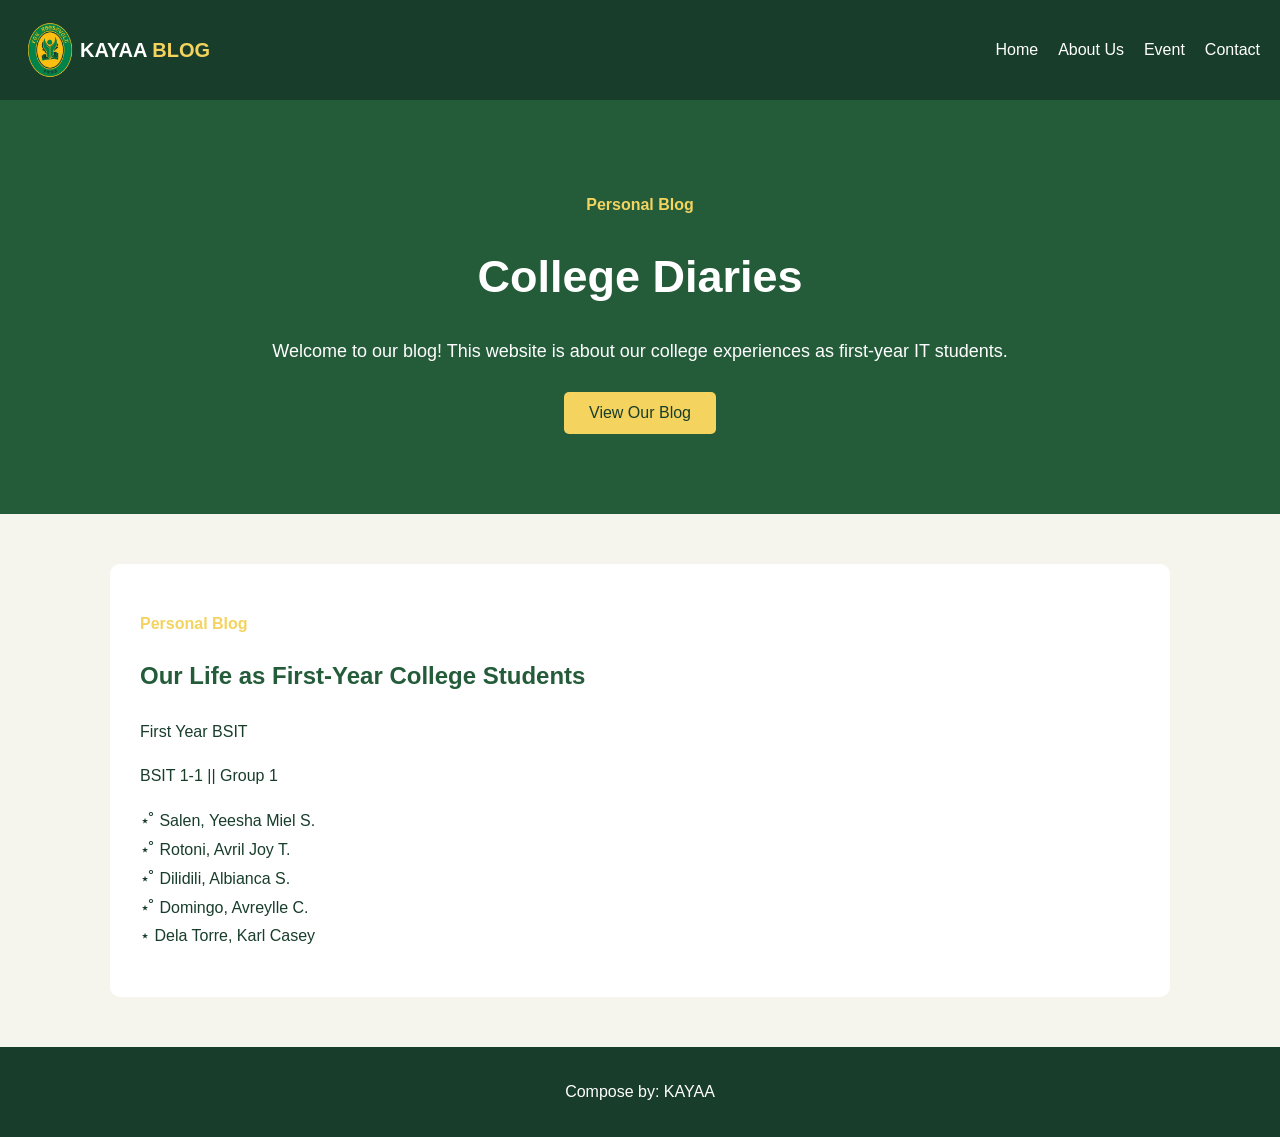
<file: index.html>
<!DOCTYPE html>
<html lang="en">

<head>
    <meta charset="UTF-8">
    <meta name="viewport" content="width=device-width, initial-scale=1.0">

    <meta name="description" content="Welcome to our Blog - This website is about our college experience as first-year IT students.">

    <title>KAYAA BLOG</title>

    <link rel="stylesheet" href="blog.css">
</head>

<body>

    
    <header class="site-header">
        <div class="header-inner">

            <a href="index.html" class="brand">
                <img src="logoo.png" alt="FEU Roosevelt Logo">

                <div class="logo-text">
                    KAYAA <span>BLOG</span>
                </div>
            </a>

            <nav>
                <ul class="nav-list">
                    <li><a href="index.html">Home</a></li>
                    <li><a href="abt.html">About Us</a></li>
                    <li><a href="event.html">Event</a></li>
                    <li><a href="contact.html">Contact</a></li>
                    
                </ul>
            </nav>

        </div>
    </header>

   
    <main id="main">

       
        <section id="home" class="hero">

            <div class="container hero-content">

                <p class="hello">Personal Blog</p>

                <h1>College Diaries</h1>

                <p class="hero-subtitle">
                    Welcome to our blog! This website is about our college experiences as first-year IT students.
                </p>

                <div class="hero-actions">
                    <a href="abt.html" class="btn-primary">
                        View Our Blog
                    </a>
                </div>

            </div>

            <a href="#about" class="scroll-hint" aria-label="Scroll down to About section">
                
            </a>

        </section>

        
        <section id="about" class="section">

            <div class="container about-grid">

                <div class="about-text">

                    <p class="hello">Personal Blog</p>

                    <h2>Our Life as First-Year College Students</h2>

                    <p>First Year BSIT</p>

                    <p>BSIT 1-1 || Group 1</p>

                    <p>
                        ⋆ ̊ Salen, Yeesha Miel S.<br>
                        ⋆  ̊ Rotoni, Avril Joy T.<br>
                        ⋆  ̊ Dilidili, Albianca S. <br>
                        ⋆ ̊ Domingo, Avreylle C. <br>
                        ⋆  Dela Torre, Karl Casey
                    </p>

                </div>

            </div>

        </section>

    </main>

     <footer class="site-footer">
        <div class="container">
            <p>Compose by: KAYAA <KAYAA></p>
        </div>

</body>
</html>
</file>
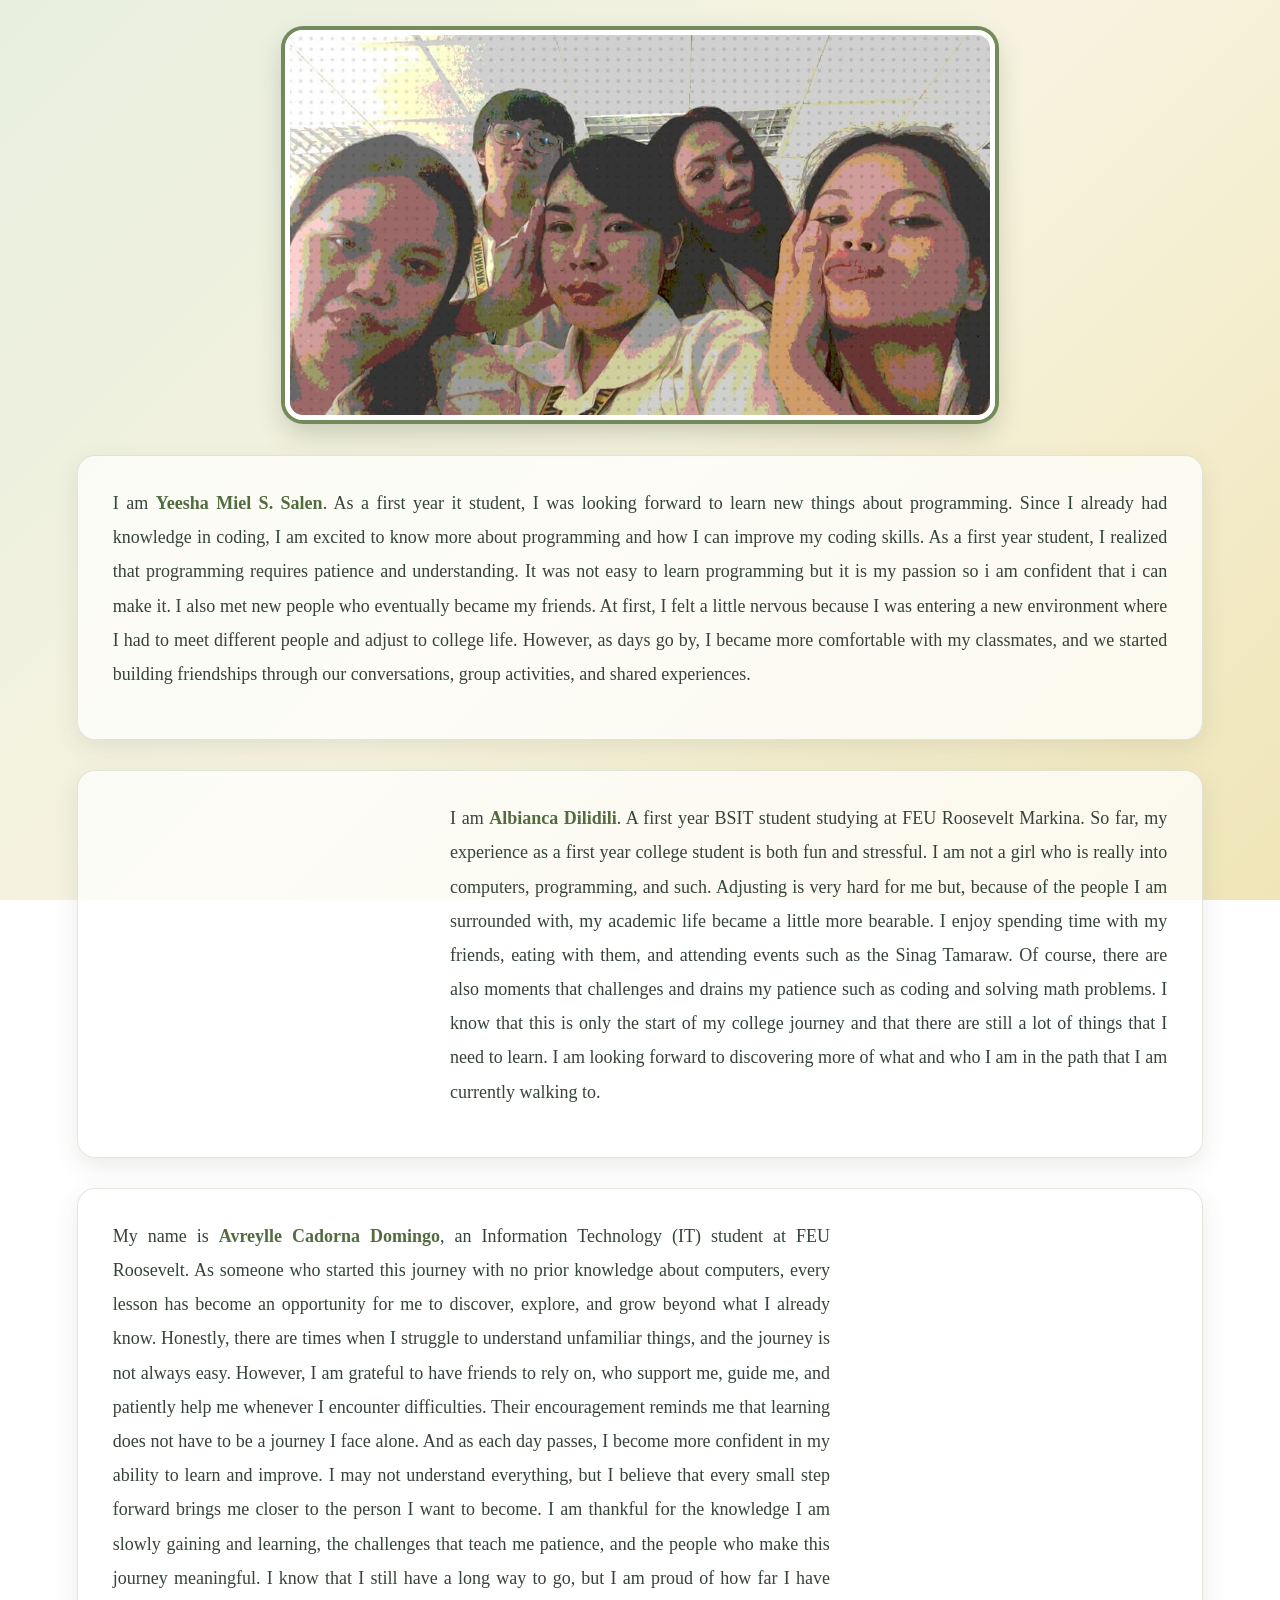
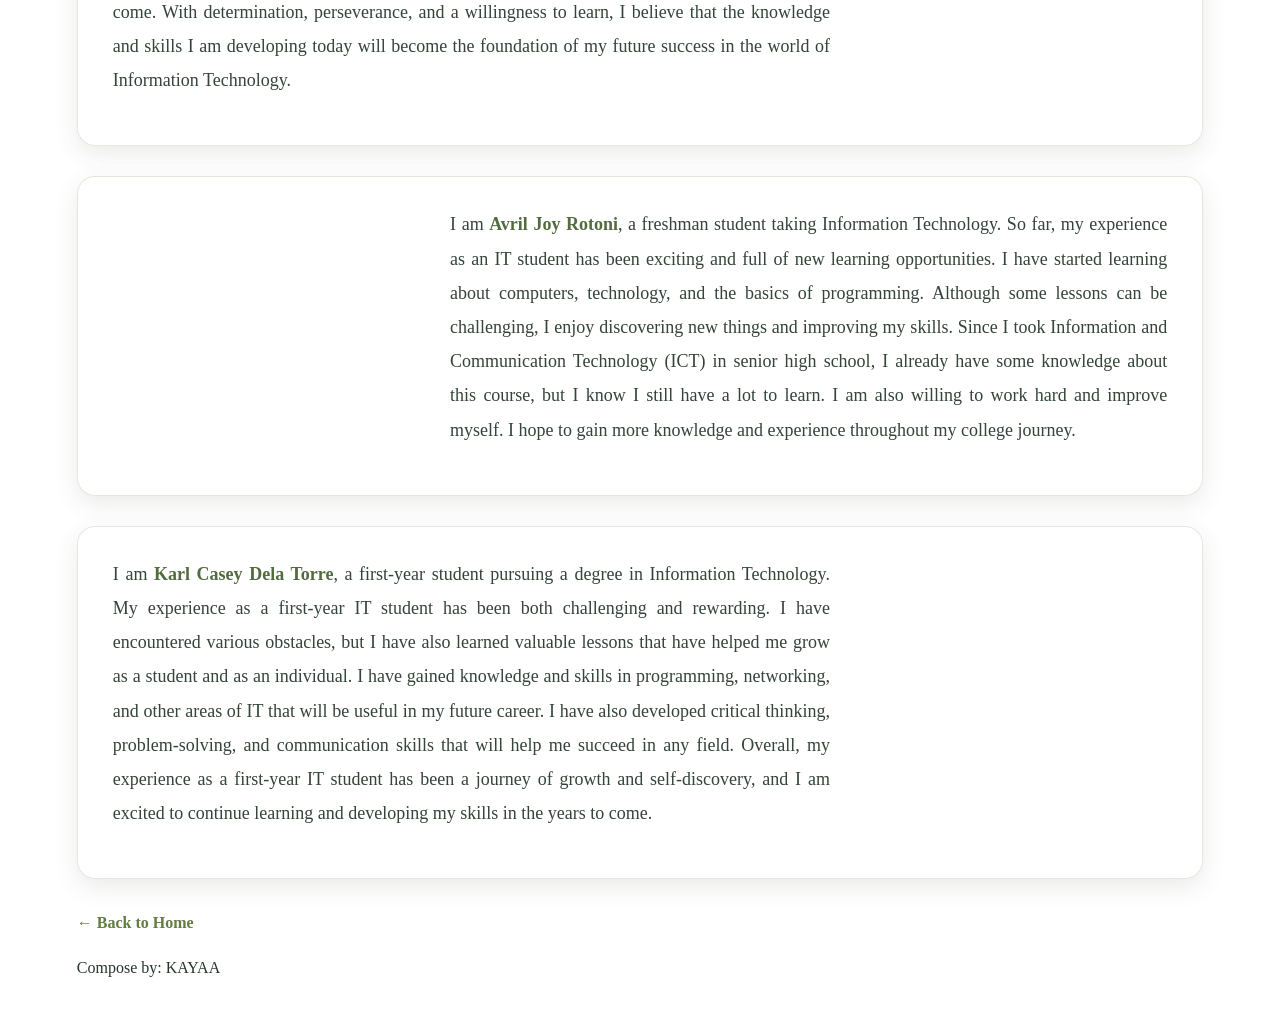
<file: abt.html>
<!DOCTYPE html>
<html lang="en">
<head>
    <meta charset="UTF-8">
    <meta name="viewport" content="width=device-width, initial-scale=1.0">
    <link rel="stylesheet" href="abt.css">
    <title>About us</title>
</head>

<body>
    <img class="group-photo" src="download (4).jpg" alt="Our group">

    <section class="yee">
      <div>
        <p class="yeesha">
          I am <span style="font-weight: bold;">Yeesha Miel S. Salen</span>. As a first year it student, I was looking forward to learn new things about programming. Since I already had knowledge in coding, I am excited to know more about programming and how I can improve my coding skills. As a first year student, I realized that programming requires patience and understanding. It was not easy to learn programming but it is my passion so i am confident that i can make it. I also met new people who eventually became my friends. At first, I felt a little nervous because I was entering a new environment where I had to meet different people and adjust to college life. However, as days go by, I became more comfortable with my classmates, and we started building friendships through our conversations, group activities, and shared experiences. <br>
        </p>
      </div>
    </section>

    <section class="biancs">
      <div class="albianca">
        <p>
          I am <span style="font-weight: bold;">Albianca Dilidili</span>. A first year BSIT student studying at FEU Roosevelt Markina. So far, my experience as a first year college student is both fun and stressful. I am not a girl who is really into computers, programming, and such. Adjusting is very hard for me but, because of the people I am surrounded with, my academic life became a little more bearable. I enjoy spending time with my friends, eating with them, and attending events such as the Sinag Tamaraw. Of course, there are also moments that challenges and drains my patience such as coding and solving math problems. I know that this is only the start of my college journey and that there are still a lot of things that I need to learn. I am looking forward to discovering more of what and who I am in the path that I am currently walking to. <br>
        </p>
      </div>
    </section>

    <section class="vyril">
      <div class="avreylle">
        <p>
          My name is <span style="font-weight: bold;">Avreylle Cadorna Domingo</span>, an Information Technology (IT) student at FEU Roosevelt. As someone who started this journey with no prior knowledge about computers, every lesson has become an opportunity for me to discover, explore, and grow beyond what I already know. Honestly, there are times when I struggle to understand unfamiliar things, and the journey is not always easy. However, I am grateful to have friends to rely on, who support me, guide me, and patiently help me whenever I encounter difficulties. Their encouragement reminds me that learning does not have to be a journey I face alone. And as each day passes, I become more confident in my ability to learn and improve. I may not understand everything, but I believe that every small step forward brings me closer to the person I want to become. I am thankful for the knowledge I am slowly gaining and learning, the challenges that teach me patience, and the people who make this journey meaningful. I know that I still have a long way to go, but I am proud of how far I have come. With determination, perseverance, and a willingness to learn, I believe that the knowledge and skills I am developing today will become the foundation of my future success in the world of Information Technology. <br>
        </p>
      </div>
    </section>

    <section class="vy">
      <div class="avy">
        <p>
          I am <span style="font-weight: bold;">Avril Joy Rotoni</span>, a freshman student taking Information Technology. So far, my experience as an IT student has been exciting and full of new learning opportunities. I have started learning about computers, technology, and the basics of programming. Although some lessons can be challenging, I enjoy discovering new things and improving my skills. Since I took Information and Communication Technology (ICT) in senior high school, I already have some knowledge about this course, but I know I still have a lot to learn. I am also willing to work hard and improve myself. I hope to gain more knowledge and experience throughout my college journey. <br>
        </p>
      </div>
    </section>

    <section class="kc">
      <div class="karl">
        <p>
          I am <span style="font-weight: bold;">Karl Casey Dela Torre</span>, a first-year student pursuing a degree in Information Technology. My experience as a first-year IT student has been both challenging and rewarding. I have encountered various obstacles, but I have also learned valuable lessons that have helped me grow as a student and as an individual. I have gained knowledge and skills in programming, networking, and other areas of IT that will be useful in my future career. I have also developed critical thinking, problem-solving, and communication skills that will help me succeed in any field. Overall, my experience as a first-year IT student has been a journey of growth and self-discovery, and I am excited to continue learning and developing my skills in the years to come. <br>
        </p>
      </div>
    </section>
    <p class="back-link"><a href="blog.html">&larr; Back to Home</a></p>
    <p>Compose by: KAYAA</p>

</body>
</html>
</file>
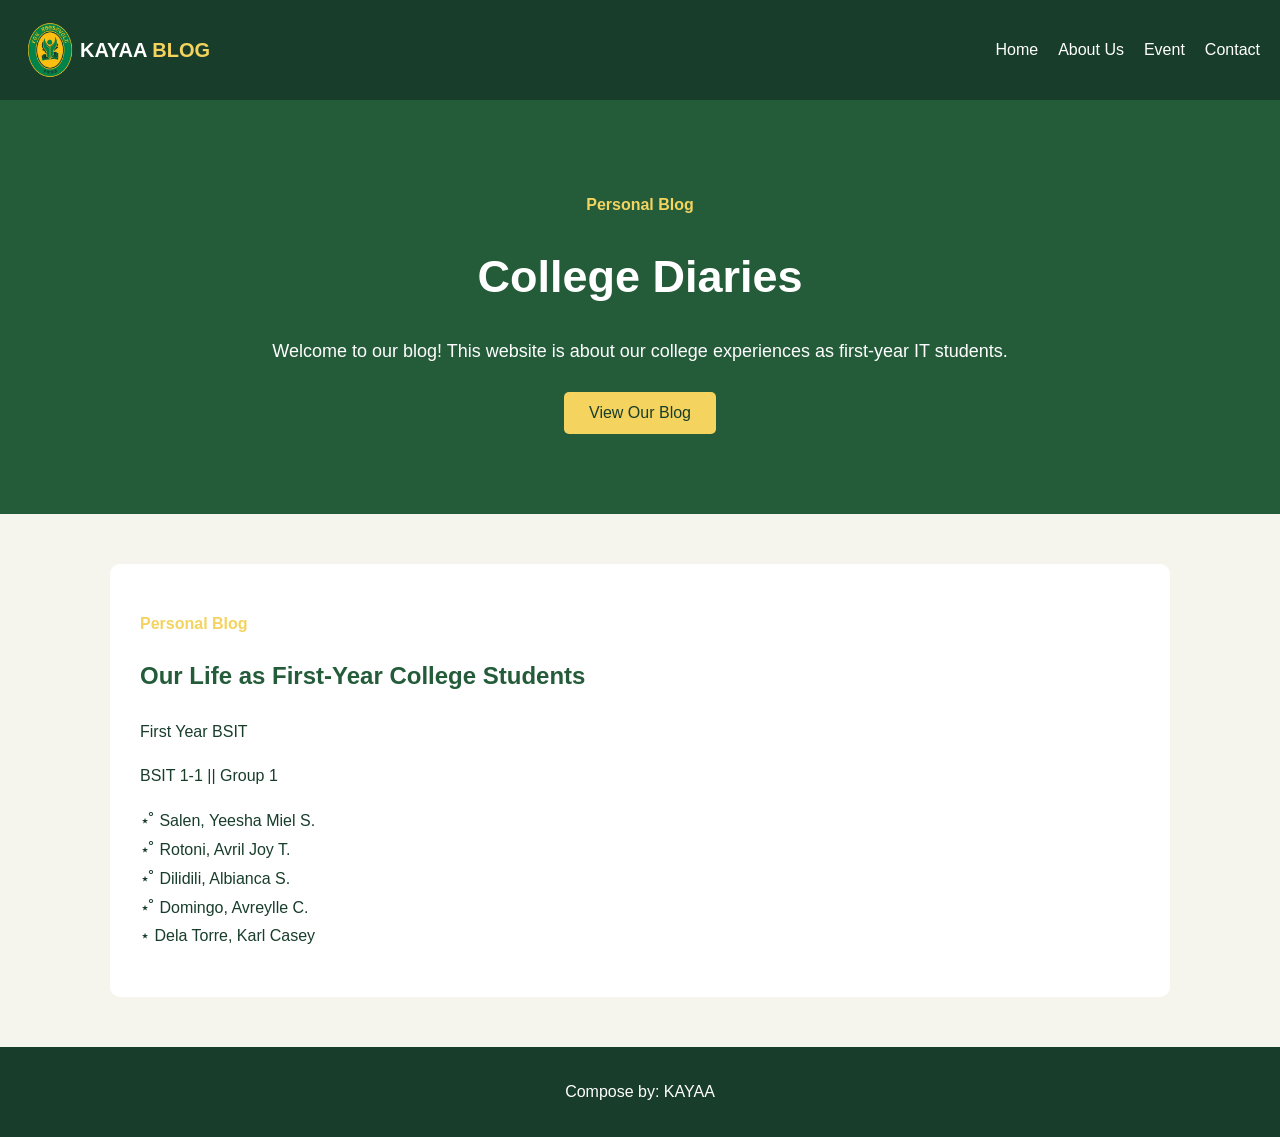
<file: blog.html>
<!DOCTYPE html>
<html lang="en">

<head>
    <meta charset="UTF-8">
    <meta name="viewport" content="width=device-width, initial-scale=1.0">

    <meta name="description" content="Welcome to our Blog - This website is about our college experience as first-year IT students.">

    <title>KAYAA BLOG</title>

    <link rel="stylesheet" href="blog.css">
</head>

<body>

    
    <header class="site-header">
        <div class="header-inner">

            <a href="Blog.html" class="brand">
                <img src="logoo.png" alt="FEU Roosevelt Logo">

                <div class="logo-text">
                    KAYAA <span>BLOG</span>
                </div>
            </a>

            <nav>
                <ul class="nav-list">
                    <li><a href="Blog.html">Home</a></li>
                    <li><a href="abt.html">About Us</a></li>
                    <li><a href="event.html">Event</a></li>
                    <li><a href="contact.html">Contact</a></li>
                    
                </ul>
            </nav>

        </div>
    </header>

   
    <main id="main">

       
        <section id="home" class="hero">

            <div class="container hero-content">

                <p class="hello">Personal Blog</p>

                <h1>College Diaries</h1>

                <p class="hero-subtitle">
                    Welcome to our blog! This website is about our college experiences as first-year IT students.
                </p>

                <div class="hero-actions">
                    <a href="abt.html" class="btn-primary">
                        View Our Blog
                    </a>
                </div>

            </div>

            <a href="#about" class="scroll-hint" aria-label="Scroll down to About section">
                
            </a>

        </section>

        
        <section id="about" class="section">

            <div class="container about-grid">

                <div class="about-text">

                    <p class="hello">Personal Blog</p>

                    <h2>Our Life as First-Year College Students</h2>

                    <p>First Year BSIT</p>

                    <p>BSIT 1-1 || Group 1</p>

                    <p>
                        ⋆ ̊ Salen, Yeesha Miel S.<br>
                        ⋆  ̊ Rotoni, Avril Joy T.<br>
                        ⋆  ̊ Dilidili, Albianca S. <br>
                        ⋆ ̊ Domingo, Avreylle C. <br>
                        ⋆  Dela Torre, Karl Casey
                    </p>

                </div>

            </div>

        </section>

    </main>

     <footer class="site-footer">
        <div class="container">
            <p>Compose by: KAYAA <KAYAA></p>
        </div>

</body>
</html>
</file>
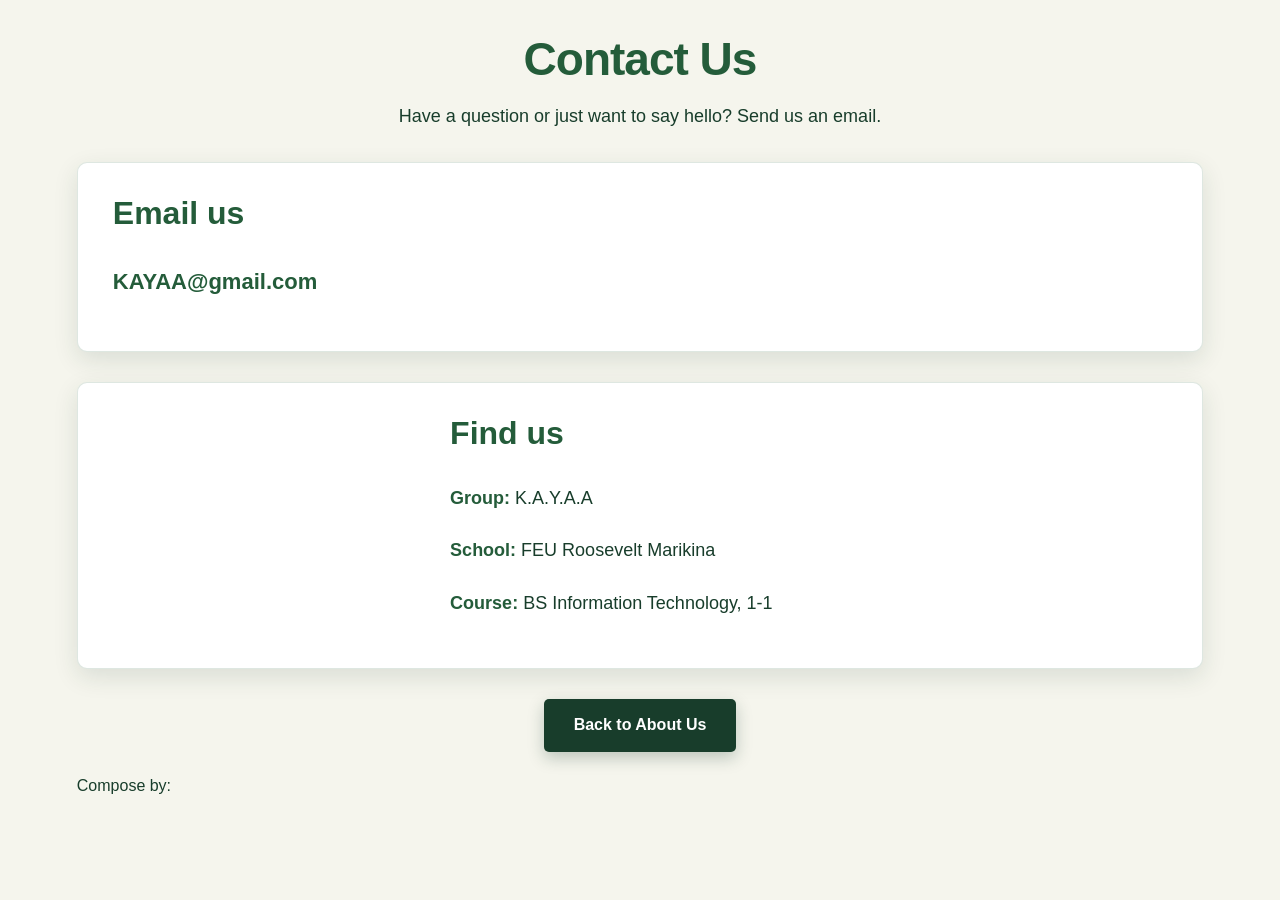
<file: contact.html>
<!DOCTYPE html>
<html lang="en">
<head>
    <meta charset="UTF-8">
    <meta name="viewport" content="width=device-width, initial-scale=1.0">
    <title>Contact Us</title>
    <link rel="stylesheet" href="contact.css">
</head>

<body>

    <h1 class="page-heading">Contact Us</h1>
    <p class="page-intro">Have a question or just want to say hello? Send us an email.</p>

    <section class="yee">
        <div class="yeesha">
            <h2>Email us</h2>
            <p class="email-line"><a href="mailto:KAYAA@gmail.com">KAYAA@gmail.com</a></p>
        </div>
    </section>

    <section class="biancs">
        <div class="albianca">
            <h2>Find us</h2>
            <p><span>Group:</span> K.A.Y.A.A</p>
            <p><span>School:</span> FEU Roosevelt Marikina</p>
            <p><span>Course:</span> BS Information Technology, 1-1</p>
        </div>
    </section>

    <p class="back-link"><a href="abt.html">Back to About Us</a></p>

     <footer class="site-footer">
        <div class="container">
            <p>Compose by: <KAYAA></p>
        </div>
    </footer>
</body>
</html>
</file>
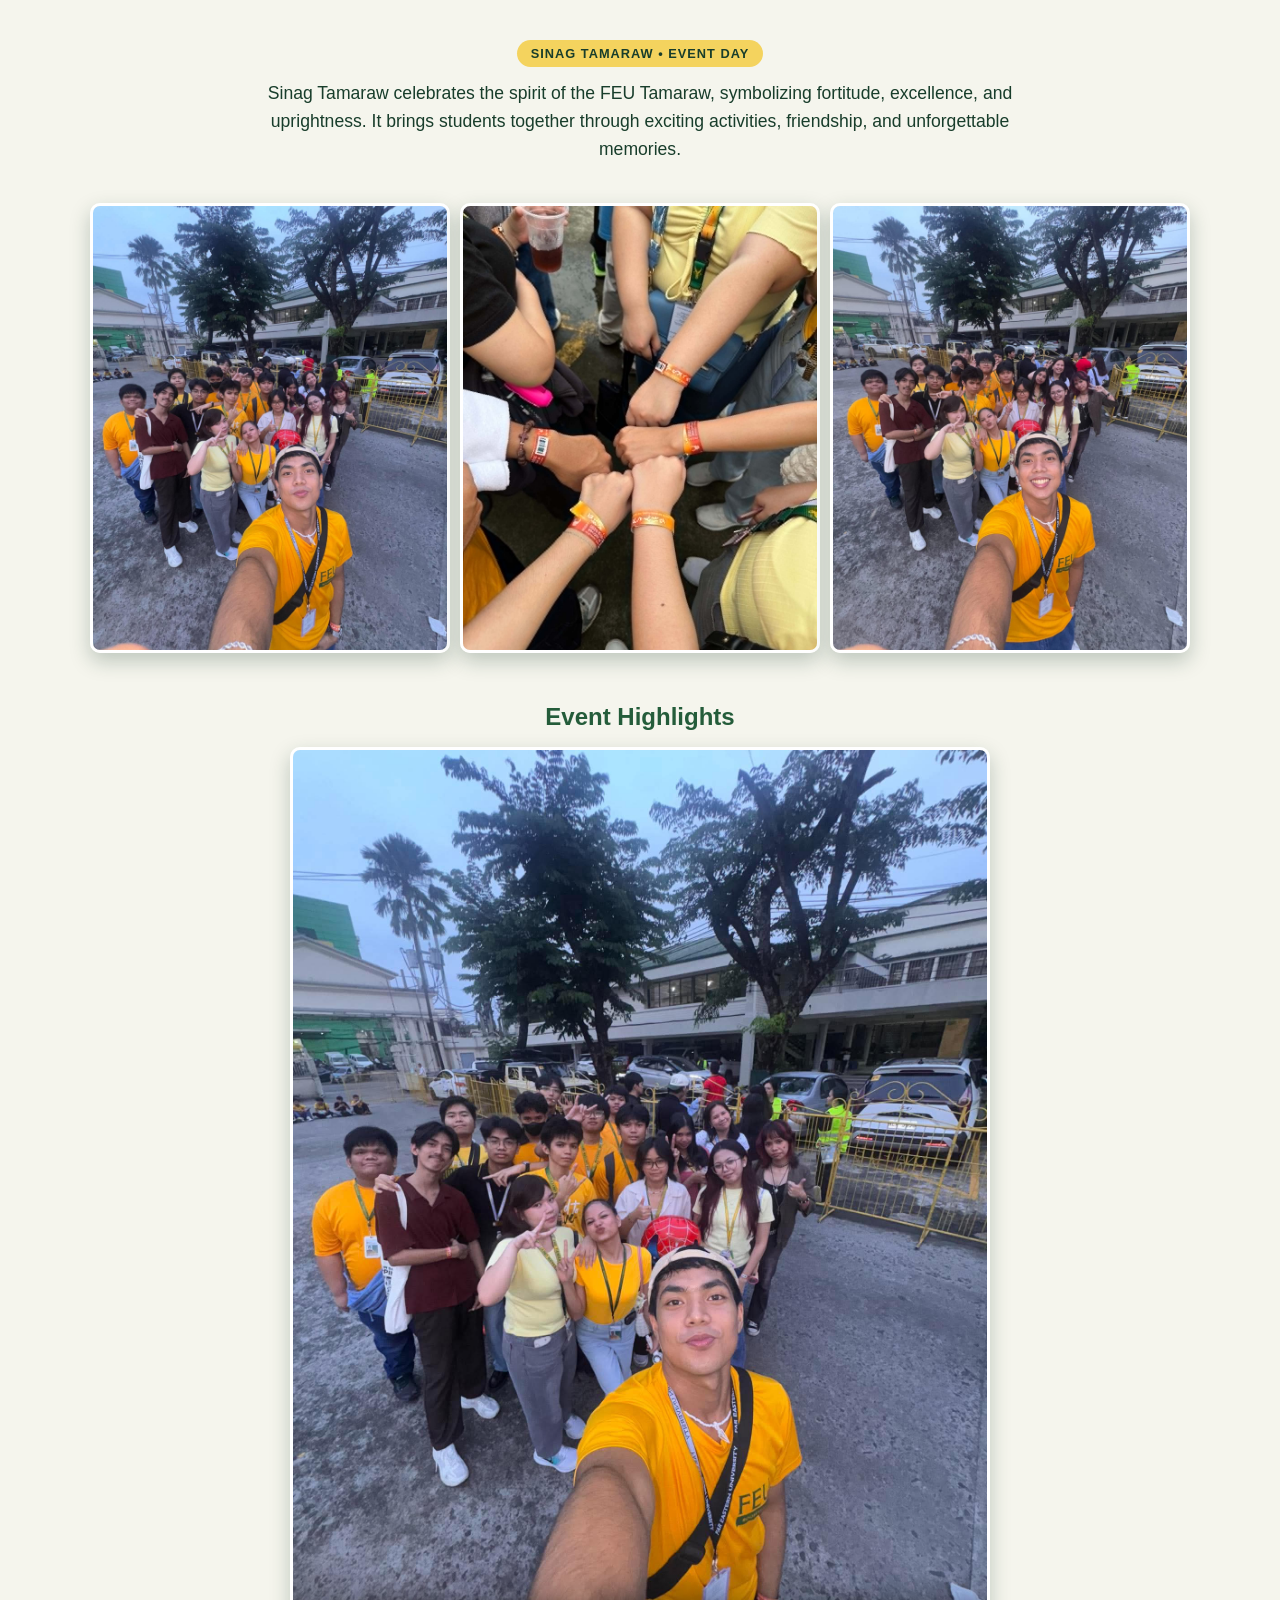
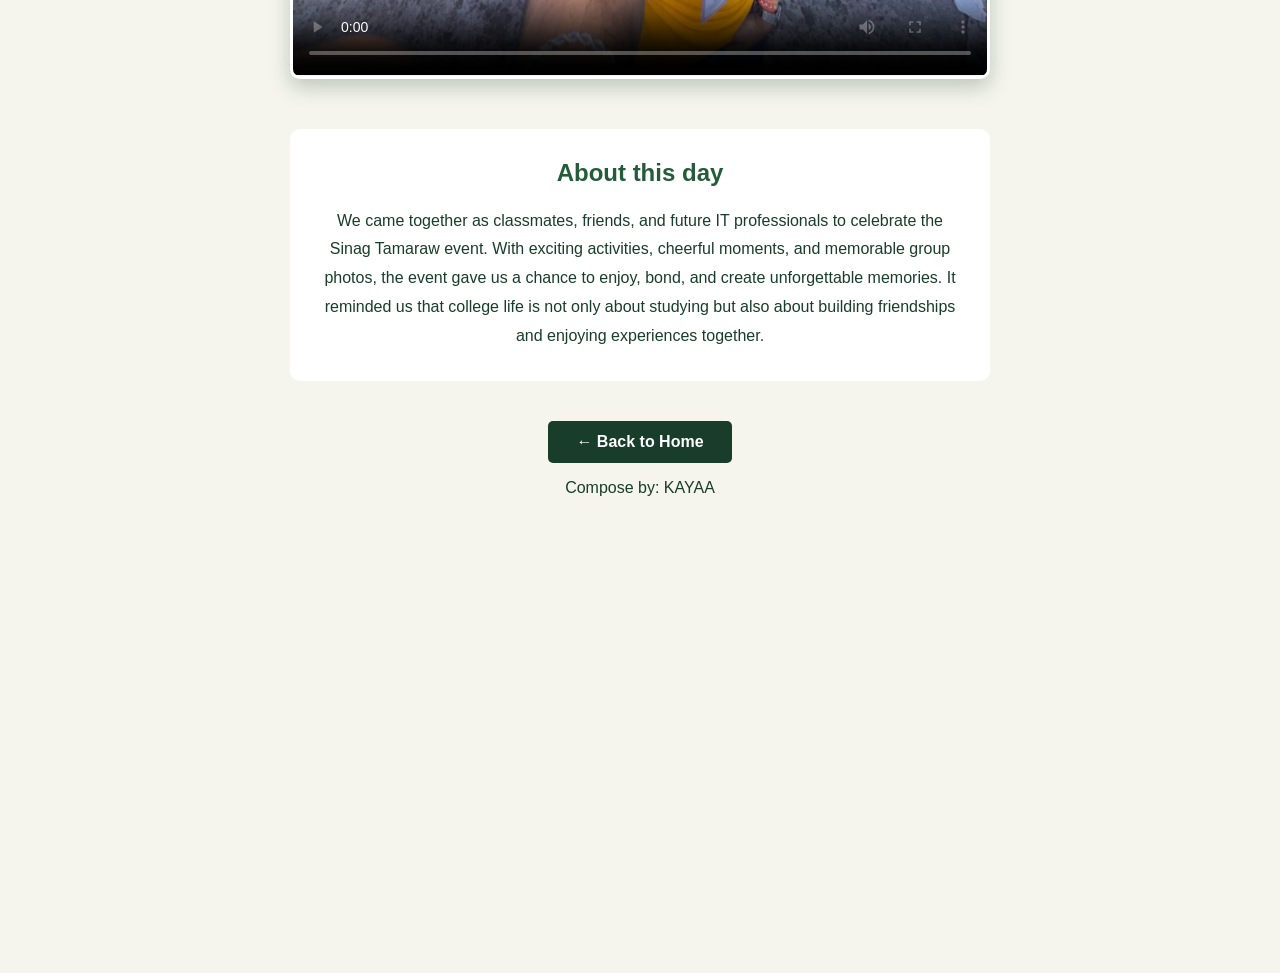
<file: event.html>
<!DOCTYPE html>
<html lang="en">
<head>
    <meta charset="UTF-8">
    <meta name="viewport" content="width=device-width, initial-scale=1.0">
    <meta name="description" content="Welcome to our Blog - This website is about our college experience as first-year IT students.">
    <title>Event</title>
    <link rel="stylesheet" href="event.css">
</head>
<body>
    <header class="hero">
        <p class="tag">Sinag Tamaraw • Event Day</p>
        <p class="intro">
            Sinag Tamaraw celebrates the spirit of the FEU Tamaraw,
            symbolizing fortitude, excellence, and uprightness.
            It brings students together through exciting activities,
            friendship, and unforgettable memories.
        </p>
    </header>

    <main class="container">
        <figure>
            <img src="pic1.jpeg" alt="Group selfie at the event">
            <figcaption>Group selfie</figcaption>
        </figure>
        <figure>
            <img src="pic3.jpeg" alt="Everyone standing together outside">
            <figcaption>Wristbands Pic</figcaption>
        </figure>
        <figure>
            <img src="pic2.jpeg" alt="Wristbands">
            <figcaption>BSIT 1-1</figcaption>
        </figure>
    </main>

    <section class="video-section">
        <h2>Event Highlights</h2>
        <video controls preload="metadata" poster="pic1.jpeg">
            <source src="vid.mp4" type="video/mp4">
            Your browser does not support the video tag.
        </video>
    </section>

    <section class="story">
        <h2>About this day</h2>
        <p>
            We came together as classmates, friends, and future IT professionals to celebrate the Sinag Tamaraw event. With exciting activities, cheerful moments,
            and memorable group photos, the event gave us a chance to enjoy,
            bond, and create unforgettable memories. It reminded us that college life is not only about studying but also about building friendships and enjoying experiences together.
        </p>
    </section>

    <p class="back-link"><a href="index.html">&larr; Back to Home</a></p>

    <footer class="site-footer">
        <div class="container">
            <p>Compose by: KAYAA</p>
        </div>
    </footer>
</body>
</html>
</file>
<file: blog.css>
body {
    margin: 0;
    font-family: Arial, sans-serif;
    background-color: #f5f5ed;
    color: #183d2b;
}

.site-header {
    background-color: #183d2b;
    padding: 20px;
}

.header-inner {
    display: flex;
    justify-content: space-between;
    align-items: center;
}

.brand {
    display: flex;
    align-items: center;
    text-decoration: none;
}

.brand img {
    width: 60px;
    height: 60px;
}

.logo-text {
    color: white;
    font-size: 20px;
    font-weight: bold;
}

.logo-text span {
    color: #f4d35e;
}

.nav-list {
    display: flex;
    gap: 20px;
    list-style: none;
}

.nav-list a {
    color: white;
    text-decoration: none;
}

.nav-list a:hover {
    color: #f4d35e;
}

.hero {
    background-color: #245c3a;
    color: white;
    text-align: center;
    padding: 80px 20px;
}

.hello {
    color: #f4d35e;
    font-weight: bold;
}

.hero h1 {
    font-size: 45px;
}

.hero-subtitle {
    font-size: 18px;
    margin-bottom: 30px;
}

.btn-primary {
    display: inline-block;
    background-color: #f4d35e;
    color: #183d2b;
    padding: 12px 25px;
    border-radius: 5px;
    text-decoration: none;
}

.btn-primary:hover {
    background-color: white;
}

.section {
    padding: 50px 20px;
}

.about-text {
    background-color: white;
    padding: 30px;
    max-width: 1000px;
    margin: auto;
    border-radius: 10px;
    line-height: 1.8;
}

.about-text + .about-text {
    margin-top: 30px;
}

.about-text h2 {
    color: #245c3a;
    margin-top: 0;
}

.about-text a {
    color: #245c3a;
    font-weight: bold;
}

.about-text a:hover {
    color: #b8860b;
}

.back-link {
    text-align: center;
    margin: 40px 0 0;
}

.site-footer {
    background-color: #183d2b;
    color: white;
    text-align: center;
    padding: 20px;
}

@media (max-width: 600px) {
    .header-inner {
        flex-direction: column;
        gap: 15px;
    }

    .nav-list {
        flex-wrap: wrap;
        justify-content: center;
        gap: 15px;
    }

    .hero {
        padding: 50px 15px;
    }

    .hero h1 {
        font-size: 35px;
    }

    .about-text {
        padding: 20px;
    }
}
@media (max-width: 700px) {
    .container {
        flex-direction: column;
        height: auto;
    }

    .container figure {
        flex: none;
        height: 260px;
    }

    .container figure:hover {
        flex: none;
    }

    .container figcaption {
        opacity: 1;
    }
}
</file>
<file: abt.css>
body {
    margin: 0;
    padding: 30px 6%;
    font-family: Georgia, "Times New Roman", serif;
    text-align: justify;
    line-height: 1.8;
    color: #26352a;
    background: linear-gradient(135deg, #e8efdf, #f7f3df 50%, #f0e5b8);
    background-attachment: fixed;
}

.contact-img {
    width: 420px;
    margin: 0 auto 28px;
    border-radius: 12px;
}

/* ---------- Group photo ---------- */
.group-photo {
    width: 100%;
    max-width: 700px;
    height: 380px;
    margin: 0 auto 35px;
    object-fit: cover;
    border-radius: 18px;
    border: 5px solid #fff;
    box-shadow: 0 0 0 4px #738b5b, 0 12px 28px rgba(48, 66, 40, 0.25);
    transition: transform 0.3s, box-shadow 0.3s;
}

.group-photo:hover {
    transform: translateY(-4px);
    box-shadow: 0 0 0 4px #a17d20, 0 16px 34px rgba(48, 66, 40, 0.3);
}

/* ---------- Cards ---------- */
.yee, .biancs, .vyril, .vy, .kc {
    max-width: 1150px;
    margin: 0 auto 30px;
    background: rgba(255, 255, 255, 0.72);
    border: 1px solid rgba(115, 139, 91, 0.2);
    border-radius: 18px;
    box-shadow: 0 8px 24px rgba(48, 66, 40, 0.1);
    overflow: hidden;
    transition: transform 0.3s, box-shadow 0.3s;
}

.yee:hover, .biancs:hover, .vyril:hover, .vy:hover, .kc:hover {
    transform: translateY(-4px);
    box-shadow: 0 14px 30px rgba(48, 66, 40, 0.16);
}

.yeesha, .albianca, .avreylle, .avy, .karl {
    padding: 30px 35px;
    box-sizing: border-box;
}

.yeesha, .avreylle, .karl {
    margin-right: 30%;
}

.albianca, .avy {
    margin-left: 30%;
}

.yeesha p, .albianca p, .avreylle p, .avy p, .karl p,
p.yeesha {
    margin: 0 0 18px;
    font-size: 18px;
    line-height: 1.9;
    color: #354438;
}

.yeesha span, .albianca span, .avreylle span, .avy span, .karl span {
    font-weight: bold;
    color: #526b3f;
}

/* ---------- Headings, links, images ---------- */
h1, h2, h3 {
    margin-top: 0;
    line-height: 1.3;
    color: #344b32;
}

h1 {
    font-size: clamp(30px, 4vw, 46px);
    letter-spacing: -1px;
}

h2 {
    font-size: clamp(24px, 3vw, 32px);
}

h3 {
    font-size: 22px;
}

a {
    color: #627c42;
    font-weight: bold;
    text-decoration: none;
    transition: color 0.2s;
}

a:hover {
    color: #a17d20;
    text-decoration: underline;
}

img {
    display: block;
    max-width: 100%;
    height: auto;
    border-radius: 12px;
}

/* ---------- Tablet ---------- */
@media (max-width: 900px) {
    body {
        padding: 24px 4%;
    }

    .yeesha, .avreylle, .karl {
        margin-right: 12%;
    }

    .albianca, .avy {
        margin-left: 12%;
    }

    .yeesha, .albianca, .avreylle, .avy, .karl {
        padding: 25px;
    }

    .group-photo {
        height: 320px;
    }
}

/* ---------- Mobile (keep this last) ---------- */
@media (max-width: 600px) {
    body {
        padding: 16px 12px;
        text-align: left;
        background-attachment: scroll;
    }

    .group-photo {
        height: 240px;
        margin-bottom: 25px;
    }

    .yee, .biancs, .vyril, .vy, .kc {
        margin-bottom: 20px;
        border-radius: 14px;
    }

    .yeesha, .albianca, .avreylle, .avy, .karl {
        margin-left: 0;
        margin-right: 0;
        padding: 20px;
    }

    .yeesha p, .albianca p, .avreylle p, .avy p, .karl p,
    p.yeesha {
        font-size: 16px;
        line-height: 1.8;
    }

    h1 { font-size: 30px; }
    h2 { font-size: 24px; }
}
</file>
<file: contact.css>
body {
    margin: 0;
    padding: 30px 6%;
    font-family: Arial, sans-serif;
    text-align: justify;
    line-height: 1.8;
    color: #183d2b;
    background-color: #f5f5ed;
}

.page-heading {
    max-width: 1150px;
    margin: 0 auto 10px;
    text-align: center;
}

.page-intro {
    max-width: 1150px;
    margin: 0 auto 30px;
    text-align: center;
    font-size: 18px;
    color: #183d2b;
}

.yee, .biancs {
    max-width: 1150px;
    margin: 0 auto 30px;
    background: #fff;
    border: 1px solid rgba(36, 92, 58, 0.15);
    border-radius: 10px;
    box-shadow: 0 8px 24px rgba(24, 61, 43, 0.12);
    overflow: hidden;
    transition: transform 0.3s, box-shadow 0.3s;
}

.yee:hover, .biancs:hover {
    transform: translateY(-4px);
    box-shadow: 0 14px 30px rgba(24, 61, 43, 0.2);
}

.yeesha, .albianca {
    padding: 30px 35px;
    box-sizing: border-box;
}

.yeesha {
    margin-right: 30%;
}

.albianca {
    margin-left: 30%;
}

.yeesha p, .albianca p {
    margin: 0 0 18px;
    font-size: 18px;
    line-height: 1.9;
    color: #183d2b;
}

.yeesha span, .albianca span {
    font-weight: bold;
    color: #245c3a;
}

.email-line {
    font-size: 22px !important;
}

h1, h2, h3 {
    margin-top: 0;
    line-height: 1.3;
    color: #245c3a;
}

h1 {
    font-size: clamp(30px, 4vw, 46px);
    letter-spacing: -1px;
}

h2 {
    font-size: clamp(24px, 3vw, 32px);
}

a {
    color: #245c3a;
    font-weight: bold;
    text-decoration: none;
    transition: color 0.2s;
}

a:hover {
    color: #b8860b;
    text-decoration: underline;
}

.back-link {
    text-align: center;
    margin: 10px 0 20px;
}

.back-link a {
    display: inline-block;
    padding: 12px 30px;
    color: #fff;
    background: #183d2b;
    border-radius: 5px;
    box-shadow: 0 6px 16px rgba(24, 61, 43, 0.25);
    transition: transform 0.2s, background 0.2s, color 0.2s;
}

.back-link a:hover {
    transform: translateY(-2px);
    background: #f4d35e;
    color: #183d2b;
}
</file>
<file: event.css>
* {
    box-sizing: border-box;
}

body {
    margin: 0;
    padding: 40px 20px 60px;
    font-family: Arial, sans-serif;
    color: #183d2b;
    background-color: #f5f5ed;
    min-height: 100vh;
}

.hero {
    max-width: 800px;
    margin: 0 auto 40px;
    text-align: center;
}

.tag {
    display: inline-block;
    margin: 0 0 12px;
    padding: 6px 14px;
    font-size: 0.8rem;
    font-weight: bold;
    letter-spacing: 1px;
    text-transform: uppercase;
    color: #183d2b;
    background: #f4d35e;
    border-radius: 999px;
}

.hero h1 {
    margin: 0 0 12px;
    font-size: clamp(2rem, 5vw, 3.2rem);
    color: #245c3a;
}

.intro {
    margin: 0;
    font-size: 1.1rem;
    line-height: 1.6;
    color: #183d2b;
}

.container {
    width: 90%;
    max-width: 1100px;
    height: 450px;
    margin: 0 auto;
    display: flex;
    justify-content: center;
    gap: 10px;
}

.container figure {
    position: relative;
    flex: 1;
    margin: 0;
    overflow: hidden;
    border-radius: 10px;
    border: 3px solid #fff;
    box-shadow: 0 8px 20px rgba(24, 61, 43, 0.25);
    transition: flex 0.5s ease-in-out;
}

.container figure:hover {
    flex: 2.5;
}

.container img {
    width: 100%;
    height: 100%;
    object-fit: cover;
    display: block;
}

.container figcaption {
    position: absolute;
    left: 0;
    right: 0;
    bottom: 0;
    padding: 30px 14px 12px;
    color: #f4d35e;
    font-weight: bold;
    background: linear-gradient(transparent, rgba(24, 61, 43, 0.85));
    opacity: 0;
    transition: opacity 0.4s;
}

.container figure:hover figcaption {
    opacity: 1;
}

.video-section {
    max-width: 700px;
    margin: 50px auto 0;
    text-align: center;
}

.video-section h2 {
    margin: 0 0 16px;
    color: #245c3a;
}

.video-section video {
    width: 100%;
    display: block;
    border-radius: 10px;
    border: 3px solid #fff;
    box-shadow: 0 8px 20px rgba(24, 61, 43, 0.25);
}

.story {
    max-width: 700px;
    margin: 50px auto 0;
    padding: 30px;
    background: #fff;
    border-radius: 10px;
    text-align: center;
}

.story h2 {
    margin-top: 0;
    color: #245c3a;
}

.story p {
    margin: 0;
    line-height: 1.8;
}

.back-link {
    text-align: center;
    margin: 40px 0 0;
}

.back-link a {
    display: inline-block;
    padding: 12px 28px;
    color: #fff;
    font-weight: bold;
    text-decoration: none;
    background: #183d2b;
    border-radius: 5px;
    transition: transform 0.2s, background 0.2s, color 0.2s;
}

.back-link a:hover {
    background: #f4d35e;
    color: #183d2b;
    transform: translateY(-2px);
}

@media (max-width: 700px) {
    .container {
        flex-direction: column;
        height: auto;
    }

    .container figure {
        flex: none;
        height: 260px;
    }

    .container figure:hover {
        flex: none;
    }

    .container figcaption {
        opacity: 1;
    }
}
</file>
